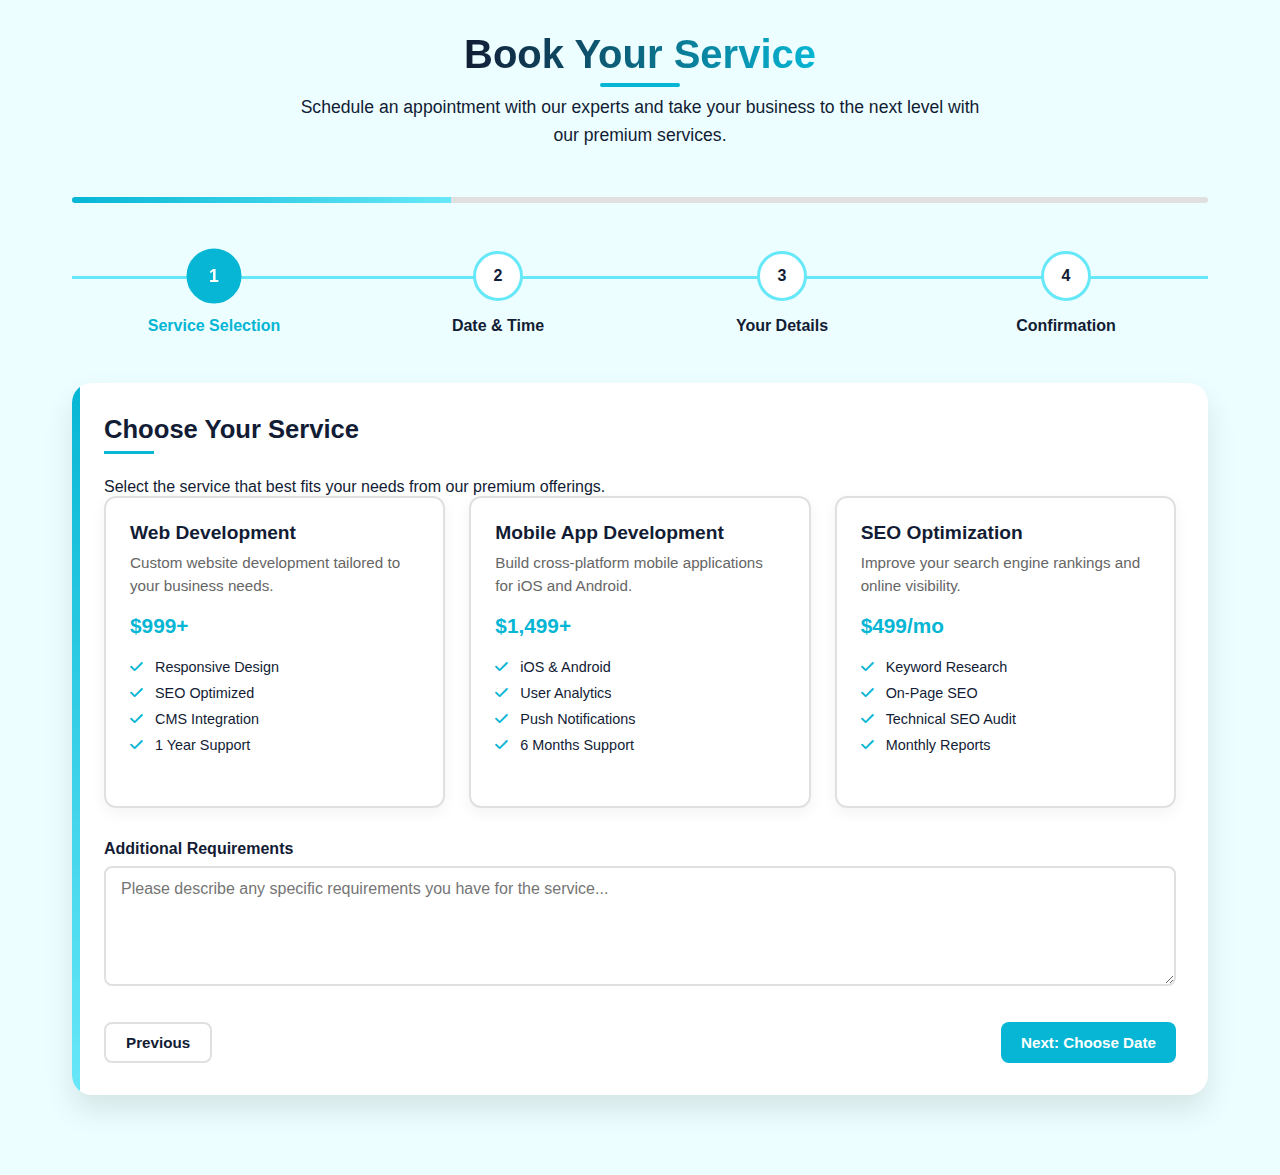
<file: formulaire.html>
<!DOCTYPE html>
<html lang="en">
<head>
    <meta charset="UTF-8">
    <meta name="viewport" content="width=device-width, initial-scale=1.0">
    <title>TuniServices - Booking</title>
    <link rel="stylesheet" href="https://cdnjs.cloudflare.com/ajax/libs/font-awesome/6.4.0/css/all.min.css">
        <link rel="stylesheet" href="formulaire.css">

</head>
<body>
    <div class="booking-container">
        <div class="booking-header">
            <h1>Book Your Service</h1>
            <p>Schedule an appointment with our experts and take your business to the next level with our premium services.</p>
        </div>
        
        <div class="progress-bar">
            <div class="progress" id="progressBar"></div>
        </div>
        
        <div class="booking-steps">
            <div class="step active" id="step1">
                <div class="step-circle">1</div>
                <div class="step-label">Service Selection</div>
            </div>
            <div class="step" id="step2">
                <div class="step-circle">2</div>
                <div class="step-label">Date & Time</div>
            </div>
            <div class="step" id="step3">
                <div class="step-circle">3</div>
                <div class="step-label">Your Details</div>
            </div>
            <div class="step" id="step4">
                <div class="step-circle">4</div>
                <div class="step-label">Confirmation</div>
            </div>
        </div>
        
        <form id="bookingForm">
            <!-- Service Selection -->
            <div class="booking-form-container form-section active" id="section1">
                <h2 class="section-title">Choose Your Service</h2>
                <p class="section-description">Select the service that best fits your needs from our premium offerings.</p>
                
                <div class="service-cards">
                    <div class="service-card" data-service="web-development">
                        <h3>Web Development</h3>
                        <p>Custom website development tailored to your business needs.</p>
                        <div class="service-price">$999+</div>
                        <ul class="service-features">
                            <li>Responsive Design</li>
                            <li>SEO Optimized</li>
                            <li>CMS Integration</li>
                            <li>1 Year Support</li>
                        </ul>
                    </div>
                    
                    <div class="service-card" data-service="mobile-app">
                        <h3>Mobile App Development</h3>
                        <p>Build cross-platform mobile applications for iOS and Android.</p>
                        <div class="service-price">$1,499+</div>
                        <ul class="service-features">
                            <li>iOS & Android</li>
                            <li>User Analytics</li>
                            <li>Push Notifications</li>
                            <li>6 Months Support</li>
                        </ul>
                    </div>
                    
                    <div class="service-card" data-service="seo">
                        <h3>SEO Optimization</h3>
                        <p>Improve your search engine rankings and online visibility.</p>
                        <div class="service-price">$499/mo</div>
                        <ul class="service-features">
                            <li>Keyword Research</li>
                            <li>On-Page SEO</li>
                            <li>Technical SEO Audit</li>
                            <li>Monthly Reports</li>
                        </ul>
                    </div>
                </div>
                
                <div class="form-group">
                    <label for="service-notes">Additional Requirements</label>
                    <textarea id="service-notes" class="form-control form-textarea" placeholder="Please describe any specific requirements you have for the service..."></textarea>
                </div>
                
                <div class="form-actions">
                    <button type="button" class="btn btn-secondary" disabled>Previous</button>
                    <button type="button" class="btn btn-primary" id="nextToStep2">Next: Choose Date</button>
                </div>
            </div>
            
            <!-- Date & Time Selection -->
            <div class="booking-form-container form-section" id="section2">
                <h2 class="section-title">Select Date & Time</h2>
                <p class="section-description">Choose a convenient time for your consultation or service.</p>
                
                <div class="calendar-container">
                    <div class="calendar-header">
                        <div class="calendar-title">June 2023</div>
                        <div class="calendar-nav">
                            <button type="button" id="prevMonth"><i class="fas fa-chevron-left"></i></button>
                            <button type="button" id="nextMonth"><i class="fas fa-chevron-right"></i></button>
                        </div>
                    </div>
                    
                    <div class="calendar-grid" id="calendarDaysHeader">
                        <div class="calendar-day-header">Sun</div>
                        <div class="calendar-day-header">Mon</div>
                        <div class="calendar-day-header">Tue</div>
                        <div class="calendar-day-header">Wed</div>
                        <div class="calendar-day-header">Thu</div>
                        <div class="calendar-day-header">Fri</div>
                        <div class="calendar-day-header">Sat</div>
                    </div>
                    
                    <div class="calendar-grid" id="calendarDays">
                        <!-- Calendar days will be generated by JavaScript -->
                    </div>
                </div>
                
                <div class="time-slots-container">
                    <h3 class="time-slots-title">Available Time Slots</h3>
                    <div class="time-slots" id="timeSlots">
                        <div class="time-slot">09:00 AM</div>
                        <div class="time-slot">10:00 AM</div>
                        <div class="time-slot">11:00 AM</div>
                        <div class="time-slot">12:00 PM</div>
                        <div class="time-slot">02:00 PM</div>
                        <div class="time-slot">03:00 PM</div>
                        <div class="time-slot">04:00 PM</div>
                        <div class="time-slot disabled">05:00 PM</div>
                    </div>
                </div>
                
                <div class="form-actions">
                    <button type="button" class="btn btn-secondary" id="backToStep1">Previous: Service</button>
                    <button type="button" class="btn btn-primary" id="nextToStep3">Next: Your Details</button>
                </div>
            </div>
            
            <!-- Personal Details -->
            <div class="booking-form-container form-section" id="section3">
                <h2 class="section-title">Your Information</h2>
                <p class="section-description">Please provide your details so we can prepare for your appointment.</p>
                
                <div class="form-grid">
                    <div class="form-group">
                        <label for="first-name">First Name</label>
                        <input type="text" id="first-name" class="form-control" required>
                    </div>
                    
                    <div class="form-group">
                        <label for="last-name">Last Name</label>
                        <input type="text" id="last-name" class="form-control" required>
                    </div>
                    
                    <div class="form-group">
                        <label for="email">Email Address</label>
                        <input type="email" id="email" class="form-control" required>
                    </div>
                    
                    <div class="form-group">
                        <label for="phone">Phone Number</label>
                        <input type="tel" id="phone" class="form-control" required>
                    </div>
                </div>
                
                <div class="form-group">
                    <label for="company">Company Name (Optional)</label>
                    <input type="text" id="company" class="form-control">
                </div>
                
                <div class="form-group">
                    <label for="notes">Additional Notes</label>
                    <textarea id="notes" class="form-control form-textarea" placeholder="Any additional information we should know about your project..."></textarea>
                </div>
                
                <div class="summary-card">
                    <h3>Booking Summary</h3>
                    
                    <div class="summary-item">
                        <span class="summary-label">Service:</span>
                        <span class="summary-value" id="summary-service">Web Development</span>
                    </div>
                    
                    <div class="summary-item">
                        <span class="summary-label">Date:</span>
                        <span class="summary-value" id="summary-date">June 15, 2023</span>
                    </div>
                    
                    <div class="summary-item">
                        <span class="summary-label">Time:</span>
                        <span class="summary-value" id="summary-time">10:00 AM</span>
                    </div>
                    
                    <div class="summary-item summary-total">
                        <span class="summary-label">Total:</span>
                        <span class="summary-value" id="summary-total">$999</span>
                    </div>
                </div>
                
                <div class="form-actions">
                    <button type="button" class="btn btn-secondary" id="backToStep2">Previous: Date & Time</button>
                    <button type="submit" class="btn btn-primary pulse">Confirm Booking</button>
                </div>
            </div>
            
            <!-- Confirmation -->
            <div class="booking-form-container form-section" id="section4">
                <div class="confirmation-container">
                    <div class="confirmation-icon">
                        <i class="fas fa-check"></i>
                    </div>
                    
                    <h2 class="confirmation-title">Booking Confirmed!</h2>
                    <p class="confirmation-subtitle">Thank you for booking with TuniServices. We've sent a confirmation email with all the details. Our team will contact you shortly to discuss your project.</p>
                    
                    <div class="confirmation-details">
                        <div class="confirmation-item">
                            <div class="confirmation-label">Booking Reference:</div>
                            <div class="confirmation-value">TNS-2023-06-001</div>
                        </div>
                        
                        <div class="confirmation-item">
                            <div class="confirmation-label">Service:</div>
                            <div class="confirmation-value" id="confirm-service">Web Development</div>
                        </div>
                        
                        <div class="confirmation-item">
                            <div class="confirmation-label">Date & Time:</div>
                            <div class="confirmation-value" id="confirm-datetime">June 15, 2023 at 10:00 AM</div>
                        </div>
                        
                        <div class="confirmation-item">
                            <div class="confirmation-label">Client:</div>
                            <div class="confirmation-value" id="confirm-client">John Doe</div>
                        </div>
                        
                        <div class="confirmation-item">
                            <div class="confirmation-label">Email:</div>
                            <div class="confirmation-value" id="confirm-email">john.doe@example.com</div>
                        </div>
                    </div>
                    
                    <div class="confirmation-actions">
                        <button type="button" class="btn btn-secondary" id="newBooking">
                            <i class="fas fa-calendar-plus"></i> New Booking
                        </button>
                        <button type="button" class="btn btn-primary" id="downloadICS">
                            <i class="fas fa-calendar-alt"></i> Add to Calendar
                        </button>
                    </div>
                </div>
            </div>
        </form>
    </div>
    
   <script src="formulaire.js"></script>
</body>
</html>
</file>
<file: formulaire.css>
:root {
            --primary-color: #121c34;
            --secondary-color: #67e8f9;
            --accent-color: #06b6d4;
            --light-pink-color: #fdf2f8;
            --light-blue-color: #ecfeff;
        }
        
        * {
            margin: 0;
            padding: 0;
            box-sizing: border-box;
            font-family: 'Segoe UI', Tahoma, Geneva, Verdana, sans-serif;
        }
        
        body {
            background-color: var(--light-blue-color);
            color: var(--primary-color);
            overflow-x: hidden;
        }
        
        .booking-container {
            max-width: 1200px;
            margin: 0 auto;
            padding: 2rem;
        }
        
        .booking-header {
            text-align: center;
            margin-bottom: 3rem;
            position: relative;
        }
        
        .booking-header h1 {
            font-size: 2.5rem;
            margin-bottom: 1rem;
            background: linear-gradient(90deg, var(--primary-color), var(--accent-color));
            -webkit-background-clip: text;
            background-clip: text;
            color: transparent;
            position: relative;
            display: inline-block;
        }
        
        .booking-header h1::after {
            content: '';
            position: absolute;
            bottom: -10px;
            left: 50%;
            transform: translateX(-50%);
            width: 80px;
            height: 4px;
            background: var(--accent-color);
            border-radius: 2px;
        }
        
        .booking-header p {
            font-size: 1.1rem;
            color: var(--primary-color);
            max-width: 700px;
            margin: 0 auto;
            line-height: 1.6;
        }
        
        .booking-steps {
            display: flex;
            justify-content: space-between;
            margin-bottom: 3rem;
            position: relative;
        }
        
        .booking-steps::before {
            content: '';
            position: absolute;
            top: 25px;
            left: 0;
            right: 0;
            height: 3px;
            background: var(--secondary-color);
            z-index: 1;
        }
        
        .step {
            text-align: center;
            position: relative;
            z-index: 2;
            flex: 1;
        }
        
        .step-circle {
            width: 50px;
            height: 50px;
            background: white;
            border: 3px solid var(--secondary-color);
            border-radius: 50%;
            display: flex;
            align-items: center;
            justify-content: center;
            margin: 0 auto 1rem;
            font-weight: bold;
            color: var(--primary-color);
            transition: all 0.3s ease;
        }
        
        .step.active .step-circle {
            background: var(--accent-color);
            color: white;
            border-color: var(--accent-color);
            transform: scale(1.1);
        }
        
        .step.completed .step-circle {
            background: var(--secondary-color);
            color: var(--primary-color);
        }
        
        .step-label {
            font-weight: 600;
            color: var(--primary-color);
        }
        
        .step.active .step-label {
            color: var(--accent-color);
            font-weight: 700;
        }
        
        .booking-form-container {
            background: white;
            border-radius: 20px;
            box-shadow: 0 15px 30px rgba(0, 0, 0, 0.1);
            padding: 2rem;
            margin-bottom: 3rem;
            position: relative;
            overflow: hidden;
        }
        
        .booking-form-container::before {
            content: '';
            position: absolute;
            top: 0;
            left: 0;
            width: 8px;
            height: 100%;
            background: linear-gradient(to bottom, var(--accent-color), var(--secondary-color));
        }
        
        .form-section {
            display: none;
            animation: fadeIn 0.5s ease;
        }
        
        .form-section.active {
            display: block;
        }
        
        @keyframes fadeIn {
            from { opacity: 0; transform: translateY(20px); }
            to { opacity: 1; transform: translateY(0); }
        }
        
        .section-title {
            font-size: 1.6rem;
            margin-bottom: 1.5rem;
            color: var(--primary-color);
            position: relative;
            padding-bottom: 10px;
        }
        
        .section-title::after {
            content: '';
            position: absolute;
            bottom: 0;
            left: 0;
            width: 50px;
            height: 3px;
            background: var(--accent-color);
        }
        
        .form-grid {
            display: grid;
            grid-template-columns: repeat(auto-fit, minmax(280px, 1fr));
            gap: 1.5rem;
            margin-bottom: 2rem;
        }
        
        .form-group {
            margin-bottom: 1.5rem;
        }
        
        .form-group label {
            display: block;
            margin-bottom: 0.5rem;
            font-weight: 600;
            color: var(--primary-color);
        }
        
        .form-control {
            width: 100%;
            padding: 12px 15px;
            border: 2px solid #e0e0e0;
            border-radius: 8px;
            font-size: 1rem;
            transition: all 0.3s ease;
        }
        
        .form-control:focus {
            border-color: var(--accent-color);
            outline: none;
            box-shadow: 0 0 0 3px rgba(6, 182, 212, 0.2);
        }
        
        .form-textarea {
            min-height: 120px;
            resize: vertical;
        }
        
        .service-cards {
            display: grid;
            grid-template-columns: repeat(auto-fill, minmax(280px, 1fr));
            gap: 1.5rem;
            margin-bottom: 2rem;
        }
        
        .service-card {
            background: white;
            border-radius: 12px;
            padding: 1.5rem;
            box-shadow: 0 5px 15px rgba(0, 0, 0, 0.05);
            border: 2px solid #e0e0e0;
            transition: all 0.3s ease;
            cursor: pointer;
            position: relative;
            overflow: hidden;
        }
        
        .service-card:hover {
            transform: translateY(-5px);
            box-shadow: 0 10px 25px rgba(0, 0, 0, 0.1);
            border-color: var(--secondary-color);
        }
        
        .service-card.selected {
            border-color: var(--accent-color);
            background: var(--light-blue-color);
        }
        
        .service-card h3 {
            font-size: 1.2rem;
            margin-bottom: 0.5rem;
            color: var(--primary-color);
        }
        
        .service-card p {
            color: #666;
            margin-bottom: 1rem;
            line-height: 1.5;
            font-size: 0.95rem;
        }
        
        .service-price {
            font-size: 1.3rem;
            font-weight: 700;
            color: var(--accent-color);
            margin-bottom: 1rem;
        }
        
        .service-features {
            list-style: none;
            margin-bottom: 1.5rem;
        }
        
        .service-features li {
            padding: 5px 0;
            position: relative;
            padding-left: 25px;
            font-size: 0.9rem;
        }
        
        .service-features li::before {
            content: '\f00c';
            font-family: 'Font Awesome 6 Free';
            font-weight: 900;
            position: absolute;
            left: 0;
            color: var(--accent-color);
        }
        
        /* Calendar Styles - Compact Version */
        .calendar-container {
            background: white;
            border-radius: 12px;
            padding: 1.2rem;
            box-shadow: 0 5px 15px rgba(0, 0, 0, 0.05);
            margin-bottom: 2rem;
            max-width: 600px;
            margin-left: auto;
            margin-right: auto;
        }
        
        .calendar-header {
            display: flex;
            justify-content: space-between;
            align-items: center;
            margin-bottom: 1.2rem;
        }
        
        .calendar-title {
            font-size: 1.1rem;
            font-weight: 600;
            color: var(--primary-color);
        }
        
        .calendar-nav {
            display: flex;
            gap: 8px;
        }
        
        .calendar-nav button {
            background: var(--light-blue-color);
            border: none;
            width: 30px;
            height: 30px;
            border-radius: 50%;
            display: flex;
            align-items: center;
            justify-content: center;
            cursor: pointer;
            color: var(--accent-color);
            font-size: 0.9rem;
            transition: all 0.3s ease;
        }
        
        .calendar-nav button:hover {
            background: var(--accent-color);
            color: white;
        }
        
        .calendar-grid {
            display: grid;
            grid-template-columns: repeat(7, 1fr);
            gap: 6px;
        }
        
        .calendar-day-header {
            text-align: center;
            font-weight: 600;
            color: var(--primary-color);
            padding: 8px 0;
            font-size: 0.85rem;
        }
        
        .calendar-day {
            aspect-ratio: 1;
            display: flex;
            align-items: center;
            justify-content: center;
            border-radius: 6px;
            cursor: pointer;
            transition: all 0.3s ease;
            position: relative;
            font-size: 0.85rem;
        }
        
        .calendar-day:hover {
            background: var(--light-blue-color);
        }
        
        .calendar-day.selected {
            background: var(--accent-color);
            color: white;
            font-weight: 600;
        }
        
        .calendar-day.disabled {
            color: #ccc;
            cursor: not-allowed;
        }
        
        .calendar-day.today {
            font-weight: 700;
            color: var(--accent-color);
        }
        
        .calendar-day.today::after {
            content: '';
            position: absolute;
            bottom: 3px;
            left: 50%;
            transform: translateX(-50%);
            width: 4px;
            height: 4px;
            background: var(--accent-color);
            border-radius: 50%;
        }
        
        .calendar-day.selected.today::after {
            background: white;
        }
        
        /* Time Slots - More Compact */
        .time-slots-container {
            max-width: 600px;
            margin-left: auto;
            margin-right: auto;
        }
        
        .time-slots-title {
            font-size: 1.1rem;
            margin-bottom: 1rem;
            color: var(--primary-color);
            text-align: center;
        }
        
        .time-slots {
            display: grid;
            grid-template-columns: repeat(auto-fill, minmax(100px, 1fr));
            gap: 8px;
            margin-top: 1rem;
        }
        
        .time-slot {
            padding: 8px;
            text-align: center;
            background: white;
            border: 2px solid #e0e0e0;
            border-radius: 6px;
            cursor: pointer;
            transition: all 0.3s ease;
            font-size: 0.9rem;
        }
        
        .time-slot:hover {
            border-color: var(--secondary-color);
        }
        
        .time-slot.selected {
            background: var(--accent-color);
            color: white;
            border-color: var(--accent-color);
        }
        
        .time-slot.disabled {
            background: #f5f5f5;
            color: #ccc;
            cursor: not-allowed;
        }
        
        .summary-card {
            background: white;
            border-radius: 12px;
            padding: 1.5rem;
            box-shadow: 0 5px 15px rgba(0, 0, 0, 0.05);
            margin-bottom: 2rem;
        }
        
        .summary-item {
            display: flex;
            justify-content: space-between;
            padding: 8px 0;
            border-bottom: 1px solid #eee;
        }
        
        .summary-item:last-child {
            border-bottom: none;
        }
        
        .summary-label {
            font-weight: 600;
            color: var(--primary-color);
            font-size: 0.95rem;
        }
        
        .summary-value {
            color: var(--primary-color);
            font-size: 0.95rem;
        }
        
        .summary-total {
            font-size: 1.1rem;
            font-weight: 700;
            color: var(--accent-color);
        }
        
        .form-actions {
            display: flex;
            justify-content: space-between;
            margin-top: 2rem;
        }
        
        .btn {
            padding: 10px 20px;
            border-radius: 8px;
            font-size: 0.95rem;
            font-weight: 600;
            cursor: pointer;
            transition: all 0.3s ease;
            border: none;
            display: inline-flex;
            align-items: center;
            gap: 8px;
        }
        
        .btn-primary {
            background: var(--accent-color);
            color: white;
        }
        
        .btn-primary:hover {
            background: var(--primary-color);
            transform: translateY(-2px);
            box-shadow: 0 5px 15px rgba(6, 182, 212, 0.3);
        }
        
        .btn-secondary {
            background: white;
            color: var(--primary-color);
            border: 2px solid #e0e0e0;
        }
        
        .btn-secondary:hover {
            border-color: var(--accent-color);
            color: var(--accent-color);
        }
        
        .btn-disabled {
            background: #e0e0e0;
            color: #999;
            cursor: not-allowed;
        }
        
        .confirmation-container {
            text-align: center;
            padding: 2rem 0;
        }
        
        .confirmation-icon {
            width: 80px;
            height: 80px;
            background: var(--light-blue-color);
            border-radius: 50%;
            display: flex;
            align-items: center;
            justify-content: center;
            margin: 0 auto 1.5rem;
            color: var(--accent-color);
            font-size: 2.5rem;
            border: 3px solid var(--accent-color);
        }
        
        .confirmation-title {
            font-size: 2rem;
            margin-bottom: 1rem;
            color: var(--primary-color);
        }
        
        .confirmation-subtitle {
            font-size: 1.1rem;
            color: #666;
            margin-bottom: 1.5rem;
            max-width: 600px;
            margin-left: auto;
            margin-right: auto;
            line-height: 1.6;
        }
        
        .confirmation-details {
            background: white;
            border-radius: 12px;
            padding: 1.5rem;
            box-shadow: 0 5px 15px rgba(0, 0, 0, 0.05);
            max-width: 600px;
            margin: 0 auto 1.5rem;
            text-align: left;
        }
        
        .confirmation-item {
            display: flex;
            margin-bottom: 0.8rem;
            font-size: 0.95rem;
        }
        
        .confirmation-label {
            font-weight: 600;
            color: var(--primary-color);
            min-width: 120px;
        }
        
        .confirmation-value {
            color: var(--primary-color);
        }
        
        .confirmation-actions {
            display: flex;
            justify-content: center;
            gap: 12px;
        }
        
        .progress-bar {
            height: 6px;
            background: #e0e0e0;
            border-radius: 3px;
            margin-bottom: 3rem;
            overflow: hidden;
        }
        
        .progress {
            height: 100%;
            background: linear-gradient(90deg, var(--accent-color), var(--secondary-color));
            width: 33.33%;
            transition: width 0.5s ease;
        }
        
        /* Animations */
        @keyframes pulse {
            0% { transform: scale(1); }
            50% { transform: scale(1.05); }
            100% { transform: scale(1); }
        }
        
        .pulse {
            animation: pulse 2s infinite;
        }
        
        /* Responsive */
        @media (max-width: 768px) {
            .booking-steps {
                flex-direction: column;
                align-items: center;
                gap: 2rem;
            }
            
            .booking-steps::before {
                display: none;
            }
            
            .step {
                display: flex;
                align-items: center;
                gap: 1rem;
                width: 100%;
            }
            
            .step-circle {
                margin: 0;
                flex-shrink: 0;
            }
            
            .form-actions {
                flex-direction: column-reverse;
                gap: 12px;
            }
            
            .btn {
                width: 100%;
                justify-content: center;
            }
            
            .confirmation-actions {
                flex-direction: column;
                align-items: center;
            }
            
            .confirmation-actions .btn {
                width: 100%;
                max-width: 250px;
            }
        }
</file>
